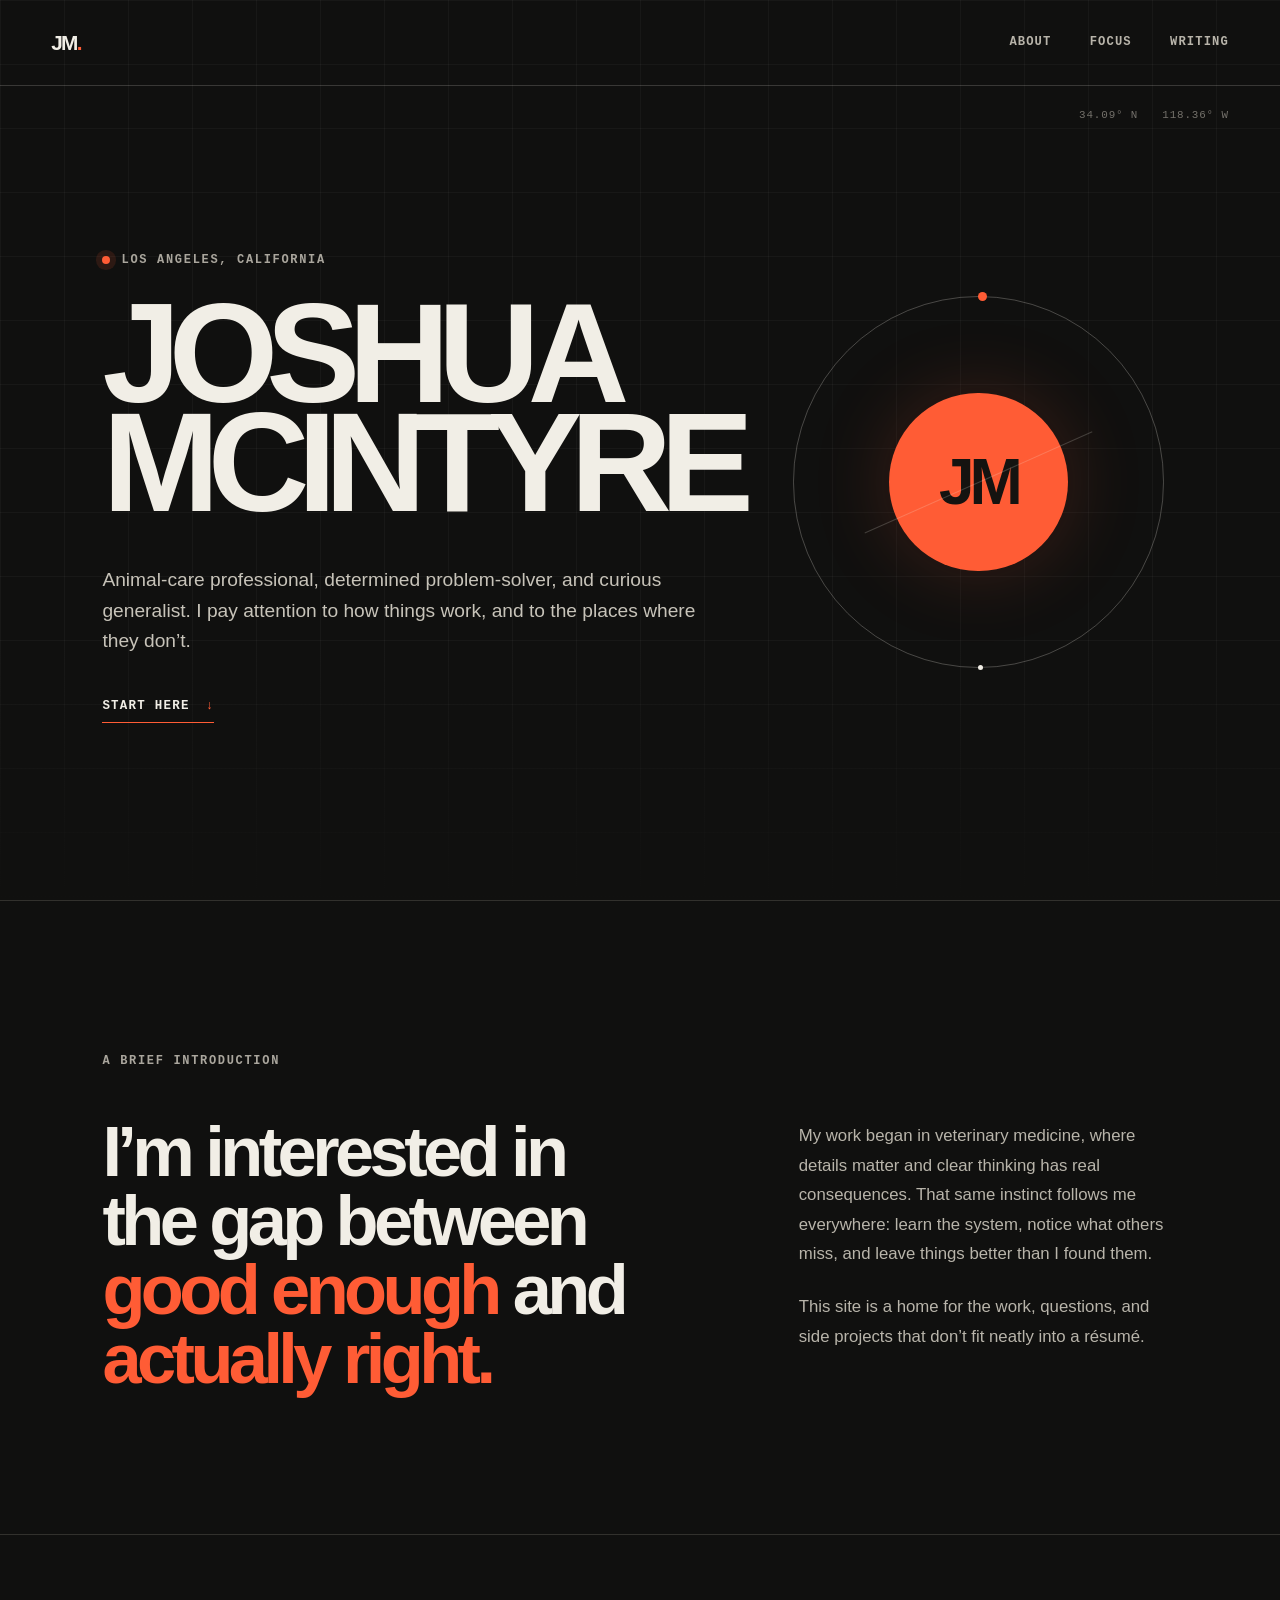
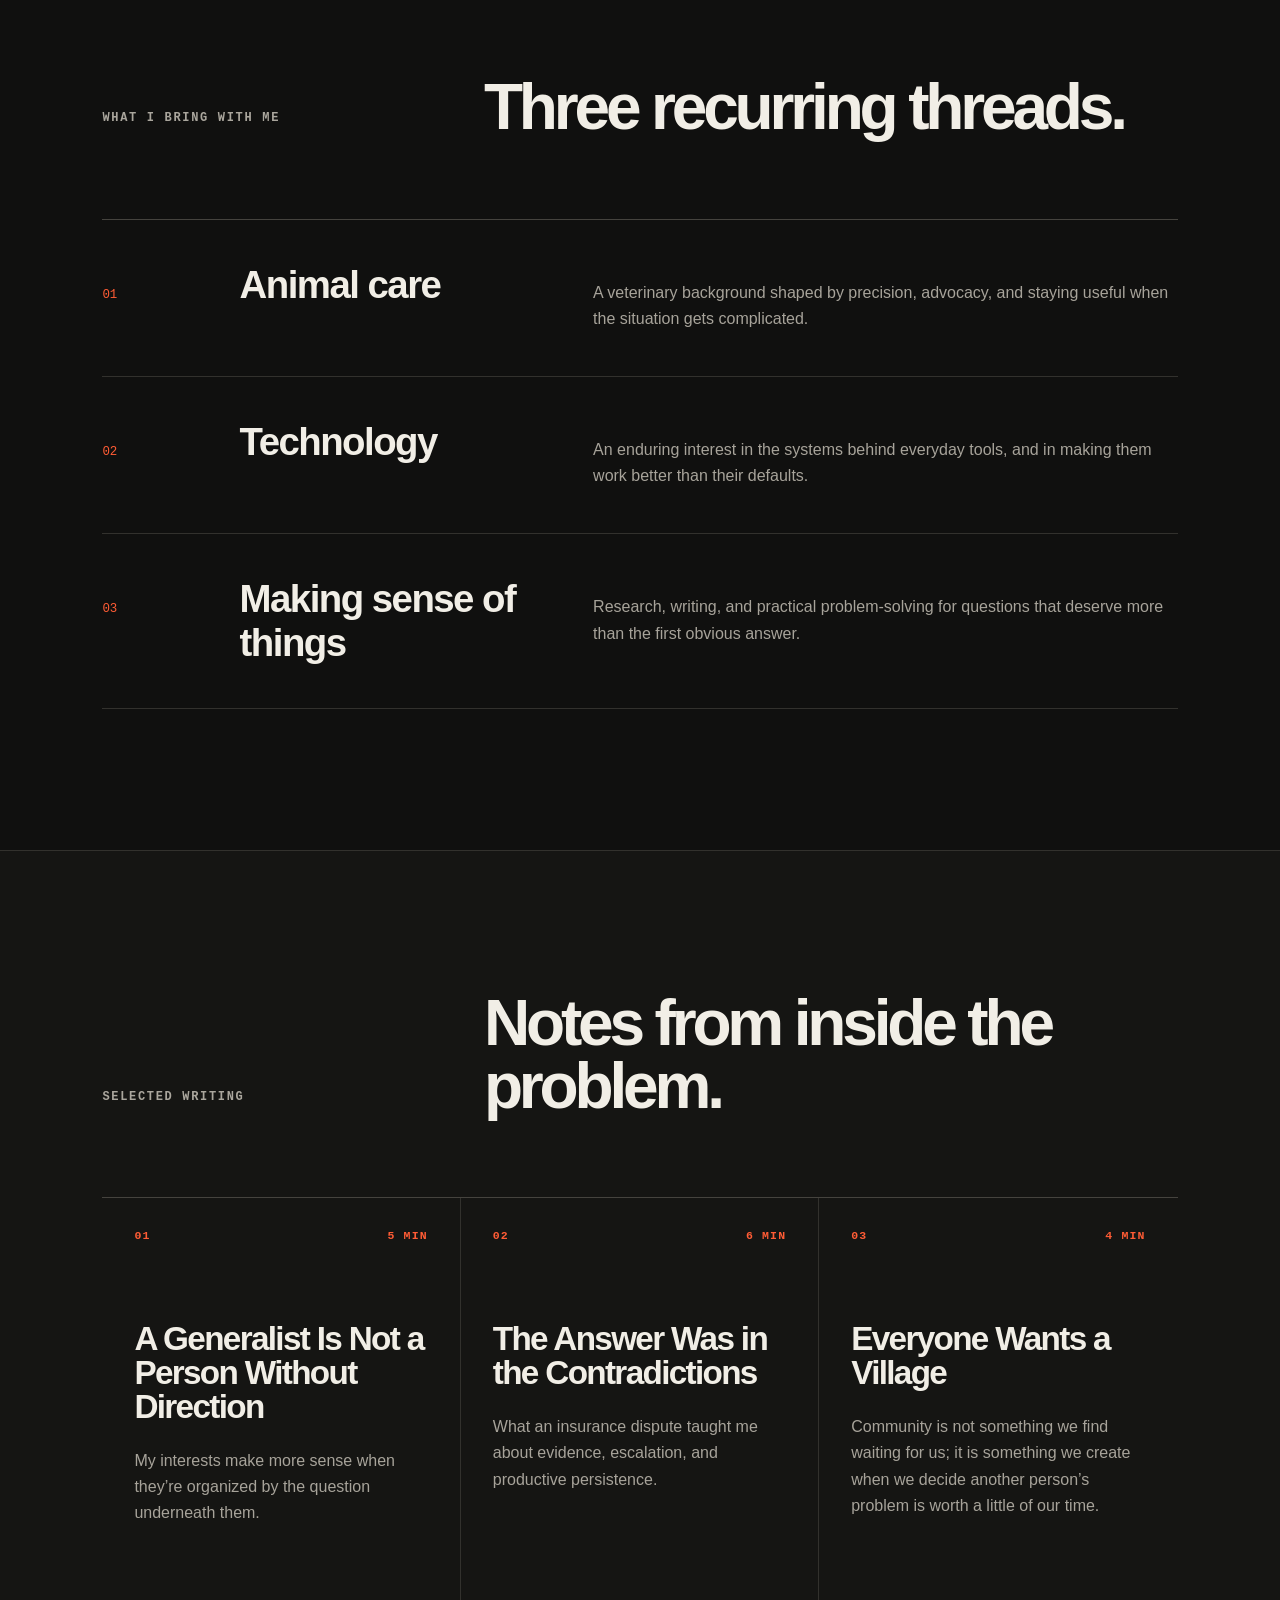
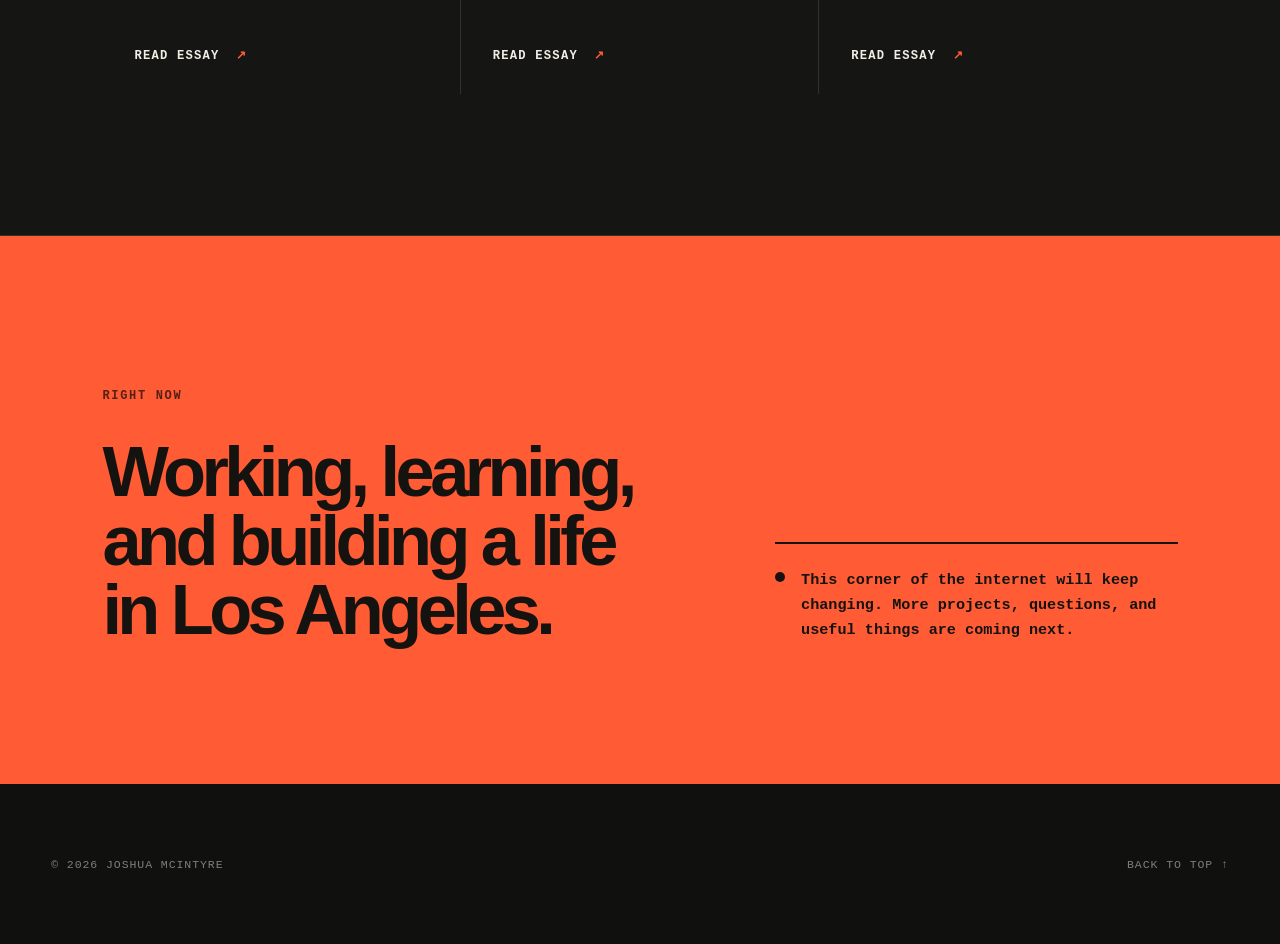
<file: index.html>
<!DOCTYPE html><html lang="en" class="scroll-smooth"><head><meta charSet="utf-8"/><meta name="viewport" content="width=device-width, initial-scale=1"/><title>Joshua McIntyre | Los Angeles</title><meta name="description" content="Joshua McIntyre is an animal-care professional, problem-solver, and curious generalist based in Los Angeles."/>
<link rel="stylesheet" href="/portfolio.css"><link rel="icon" href="/portfolio-icon.svg"></head><body class="antialiased"><main><header class="site-header"><a class="wordmark" href="#top" aria-label="Joshua McIntyre, home">JM<span>.</span></a><nav aria-label="Primary navigation"><a href="#about">About</a><a href="#focus">Focus</a><a href="#writing">Writing</a></nav></header><section class="hero" id="top"><div class="hero-index" aria-hidden="true"><span>34.09° N</span><span>118.36° W</span></div><div class="hero-copy"><p class="eyebrow"><span></span> Los Angeles, California</p><h1>Joshua<br/>McIntyre</h1><p class="intro">Animal-care professional, determined problem-solver, and curious generalist. I pay attention to how things work, and to the places where they don’t.</p><a class="down-link" href="#about">Start here <span aria-hidden="true">↓</span></a></div><div class="orbit" aria-hidden="true"><div class="orbit-ring"></div><div class="orbit-core">JM</div><span class="orbit-dot"></span></div></section><section class="about section" id="about"><p class="section-label">A brief introduction</p><div class="about-grid"><h2>I’m interested in the gap between <em>good enough</em> and <em>actually right.</em></h2><div class="body-copy"><p>My work began in veterinary medicine, where details matter and clear thinking has real consequences. That same instinct follows me everywhere: learn the system, notice what others miss, and leave things better than I found them.</p><p>This site is a home for the work, questions, and side projects that don’t fit neatly into a résumé.</p></div></div></section><section class="focus section" id="focus"><div class="section-heading"><p class="section-label">What I bring with me</p><h2>Three recurring threads.</h2></div><div class="focus-list"><article class="focus-item"><span class="focus-number">01</span><h3>Animal care</h3><p>A veterinary background shaped by precision, advocacy, and staying useful when the situation gets complicated.</p></article><article class="focus-item"><span class="focus-number">02</span><h3>Technology</h3><p>An enduring interest in the systems behind everyday tools, and in making them work better than their defaults.</p></article><article class="focus-item"><span class="focus-number">03</span><h3>Making sense of things</h3><p>Research, writing, and practical problem-solving for questions that deserve more than the first obvious answer.</p></article></div></section><section class="writing section" id="writing"><div class="section-heading"><p class="section-label">Selected writing</p><h2>Notes from inside the problem.</h2></div><div class="writing-grid"><a class="writing-card" href="/writing/a-generalist-is-not-a-person-without-direction"><div class="writing-meta"><span>01</span><span>5 min</span></div><h3>A Generalist Is Not a Person Without Direction</h3><p>My interests make more sense when they’re organized by the question underneath them.</p><span class="read-link">Read essay <b aria-hidden="true">↗</b></span></a><a class="writing-card" href="/writing/the-answer-was-in-the-contradictions"><div class="writing-meta"><span>02</span><span>6 min</span></div><h3>The Answer Was in the Contradictions</h3><p>What an insurance dispute taught me about evidence, escalation, and productive persistence.</p><span class="read-link">Read essay <b aria-hidden="true">↗</b></span></a><a class="writing-card" href="/writing/everyone-wants-a-village"><div class="writing-meta"><span>03</span><span>4 min</span></div><h3>Everyone Wants a Village</h3><p>Community is not something we find waiting for us; it is something we create when we decide another person’s problem is worth a little of our time.</p><span class="read-link">Read essay <b aria-hidden="true">↗</b></span></a></div></section><section class="now section" id="now"><div><p class="section-label">Right now</p><h2>Working, learning, and building a life in Los Angeles.</h2></div><div class="now-card"><span class="status-dot" aria-hidden="true"></span><p>This corner of the internet will keep changing. More projects, questions, and useful things are coming next.</p></div></section><footer><p>© <!-- -->2026<!-- --> Joshua McIntyre</p><div class="footer-links"><a href="#top">Back to top ↑</a></div></footer></main></body></html>
</file>
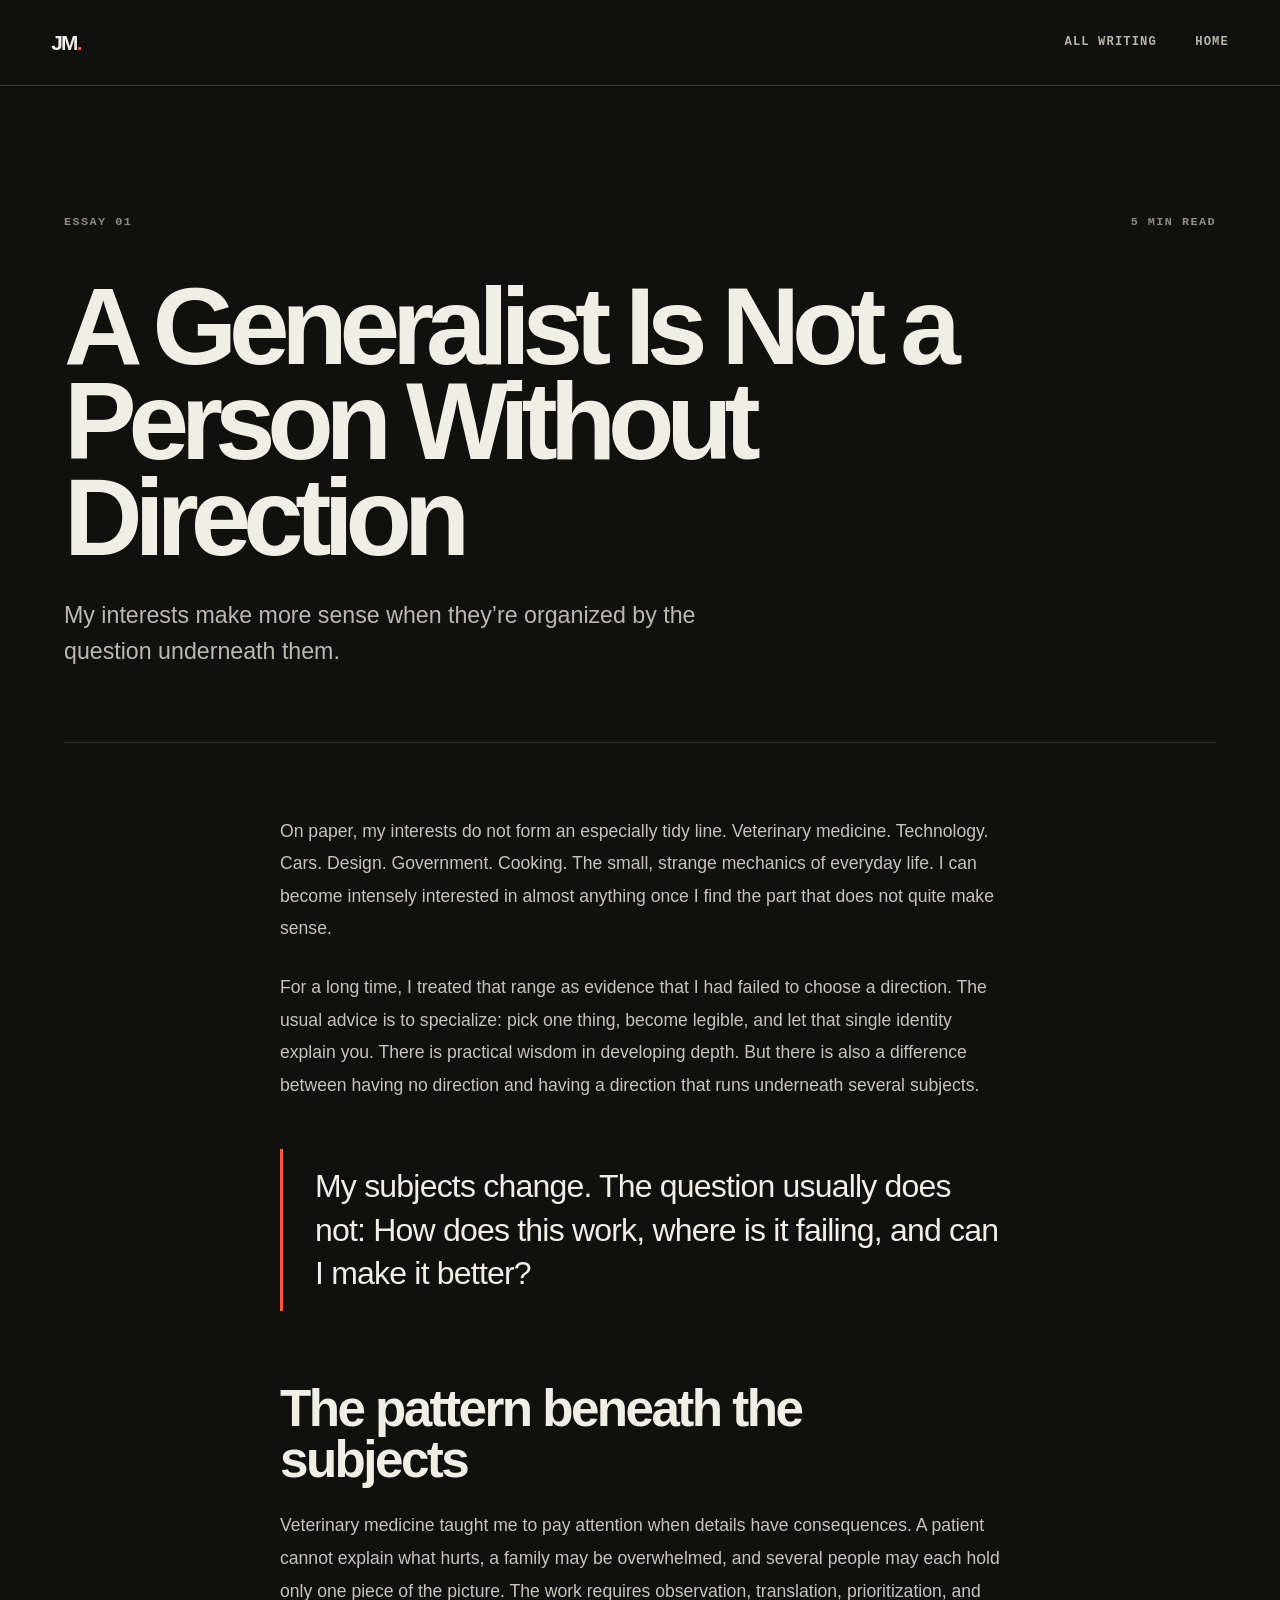
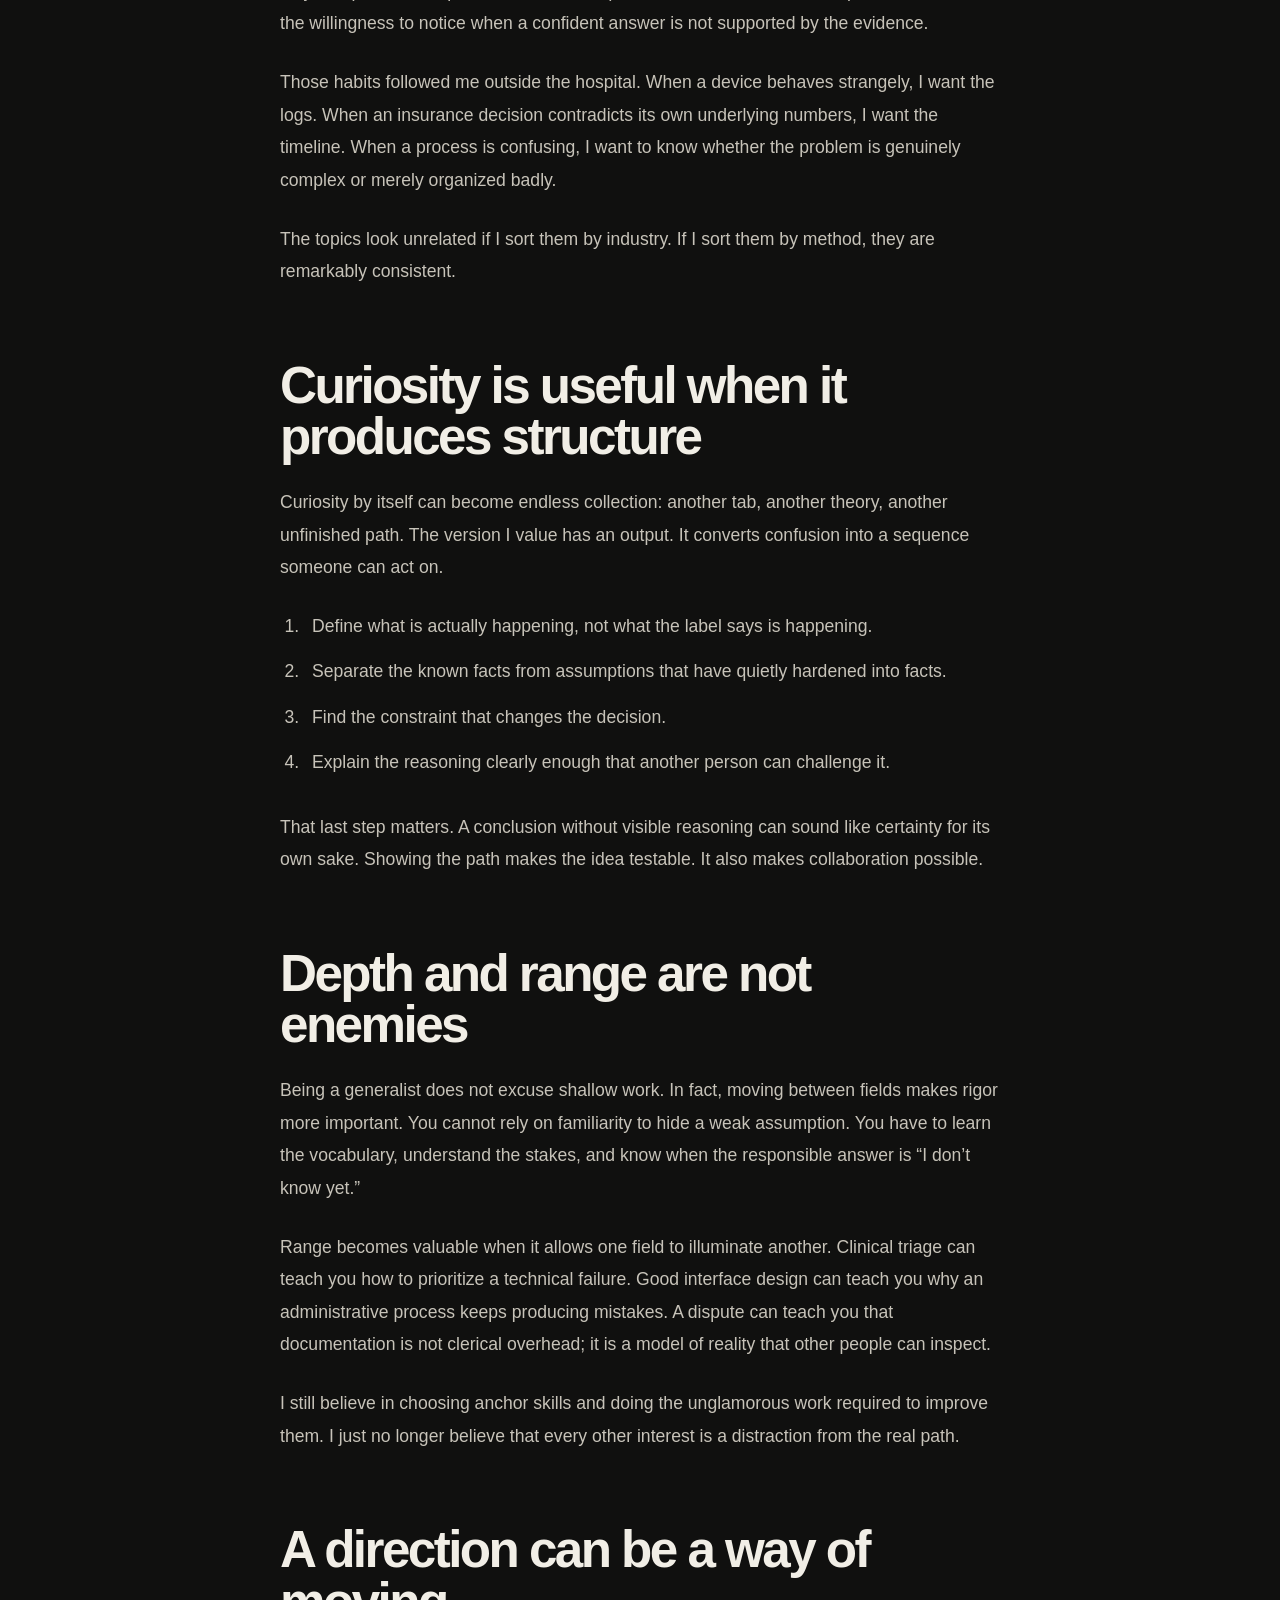
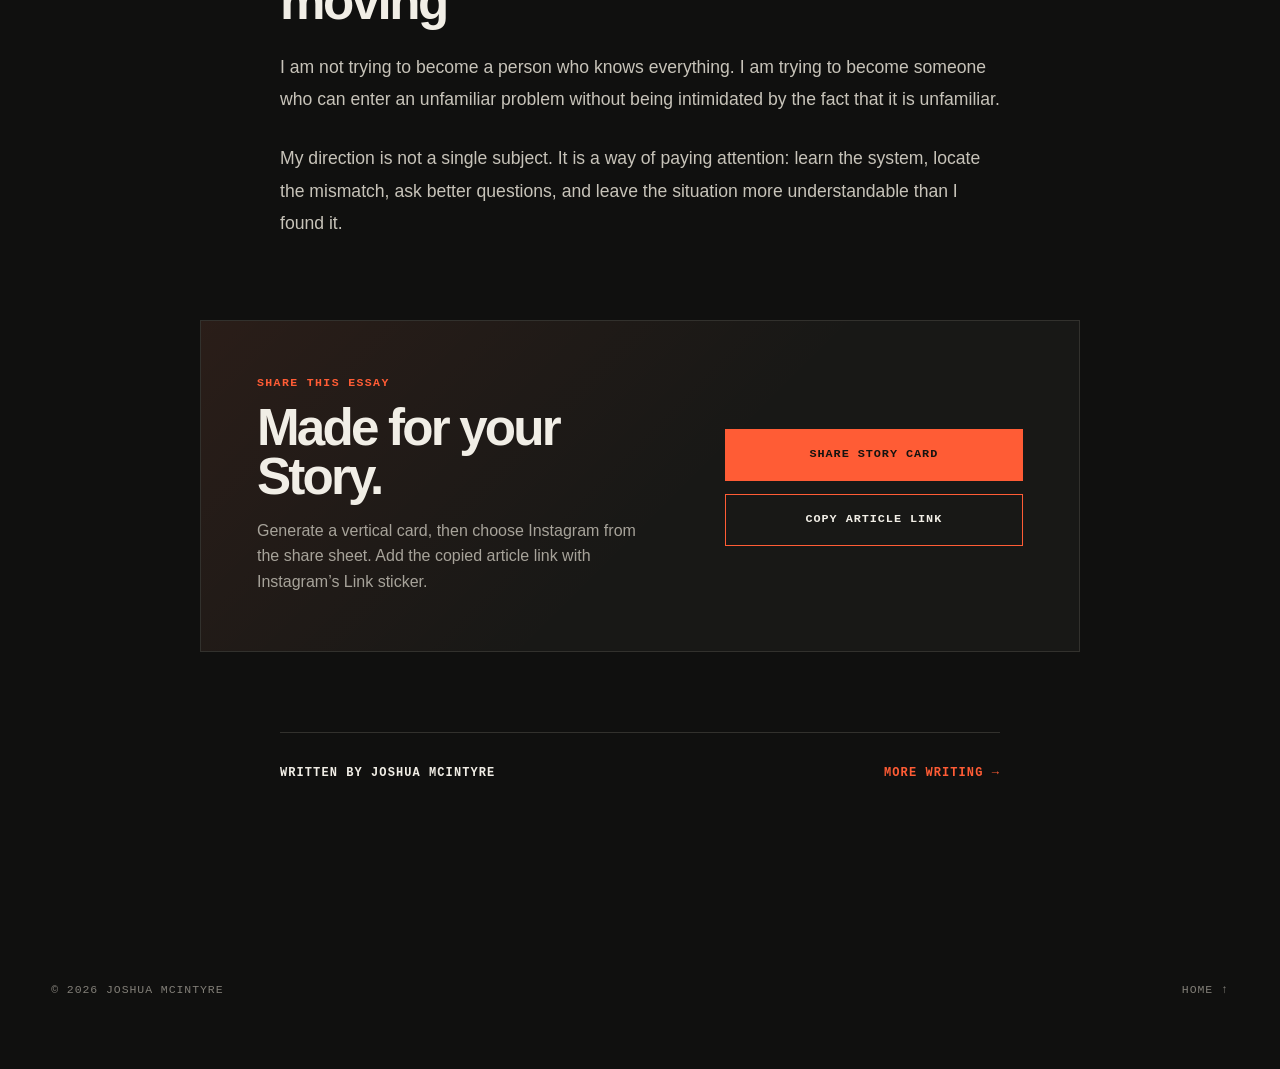
<file: writing/a-generalist-is-not-a-person-without-direction/index.html>
<!DOCTYPE html><html lang="en" class="scroll-smooth"><head><meta charSet="utf-8"/><meta name="viewport" content="width=device-width, initial-scale=1"/><title>A Generalist Is Not a Person Without Direction | Joshua McIntyre</title><meta name="description" content="On curiosity, connecting systems, and the question underneath seemingly unrelated interests."/>
<link rel="stylesheet" href="/portfolio.css"><link rel="icon" href="/portfolio-icon.svg"></head><body class="antialiased"><main class="article-header"><header class="site-header"><a class="wordmark" href="/" aria-label="Joshua McIntyre, home">JM<span>.</span></a><nav aria-label="Article navigation"><a href="/#writing">All writing</a><a href="/">Home</a></nav></header><article class="article-shell"><div class="article-kicker"><span>Essay <!-- -->01</span><span>5 min<!-- --> read</span></div><h1 class="article-title">A Generalist Is Not a Person Without Direction</h1><p class="article-dek">My interests make more sense when they’re organized by the question underneath them.</p><div class="article-rule"></div><div class="article-body"><p>On paper, my interests do not form an especially tidy line. Veterinary medicine. Technology. Cars. Design. Government. Cooking. The small, strange mechanics of everyday life. I can become intensely interested in almost anything once I find the part that does not quite make sense.</p><p>For a long time, I treated that range as evidence that I had failed to choose a direction. The usual advice is to specialize: pick one thing, become legible, and let that single identity explain you. There is practical wisdom in developing depth. But there is also a difference between having no direction and having a direction that runs underneath several subjects.</p><blockquote>My subjects change. The question usually does not: How does this work, where is it failing, and can I make it better?</blockquote><h2>The pattern beneath the subjects</h2><p>Veterinary medicine taught me to pay attention when details have consequences. A patient cannot explain what hurts, a family may be overwhelmed, and several people may each hold only one piece of the picture. The work requires observation, translation, prioritization, and the willingness to notice when a confident answer is not supported by the evidence.</p><p>Those habits followed me outside the hospital. When a device behaves strangely, I want the logs. When an insurance decision contradicts its own underlying numbers, I want the timeline. When a process is confusing, I want to know whether the problem is genuinely complex or merely organized badly.</p><p>The topics look unrelated if I sort them by industry. If I sort them by method, they are remarkably consistent.</p><h2>Curiosity is useful when it produces structure</h2><p>Curiosity by itself can become endless collection: another tab, another theory, another unfinished path. The version I value has an output. It converts confusion into a sequence someone can act on.</p><ol><li>Define what is actually happening, not what the label says is happening.</li><li>Separate the known facts from assumptions that have quietly hardened into facts.</li><li>Find the constraint that changes the decision.</li><li>Explain the reasoning clearly enough that another person can challenge it.</li></ol><p>That last step matters. A conclusion without visible reasoning can sound like certainty for its own sake. Showing the path makes the idea testable. It also makes collaboration possible.</p><h2>Depth and range are not enemies</h2><p>Being a generalist does not excuse shallow work. In fact, moving between fields makes rigor more important. You cannot rely on familiarity to hide a weak assumption. You have to learn the vocabulary, understand the stakes, and know when the responsible answer is “I don’t know yet.”</p><p>Range becomes valuable when it allows one field to illuminate another. Clinical triage can teach you how to prioritize a technical failure. Good interface design can teach you why an administrative process keeps producing mistakes. A dispute can teach you that documentation is not clerical overhead; it is a model of reality that other people can inspect.</p><p>I still believe in choosing anchor skills and doing the unglamorous work required to improve them. I just no longer believe that every other interest is a distraction from the real path.</p><h2>A direction can be a way of moving</h2><p>I am not trying to become a person who knows everything. I am trying to become someone who can enter an unfamiliar problem without being intimidated by the fact that it is unfamiliar.</p><p>My direction is not a single subject. It is a way of paying attention: learn the system, locate the mismatch, ask better questions, and leave the situation more understandable than I found it.</p></div><section class="article-share" aria-labelledby="share-heading"><div><p class="article-share-label">Share this essay</p><h2 id="share-heading">Made for your Story.</h2><p>Generate a vertical card, then choose Instagram from the share sheet. Add the copied article link with Instagram’s Link sticker.</p></div><div class="article-share-actions"><button class="story-button" type="button">Share Story card</button><button class="copy-button" type="button">Copy article link</button><p class="share-status" role="status" aria-live="polite"></p></div></section><div class="article-end"><span>Written by Joshua McIntyre</span><a href="/#writing">More writing →</a></div></article><footer><p>© <!-- -->2026<!-- --> Joshua McIntyre</p><div class="footer-links"><a href="/">Home ↑</a></div></footer></main><script src="/story.js" defer></script></body></html>
</file>
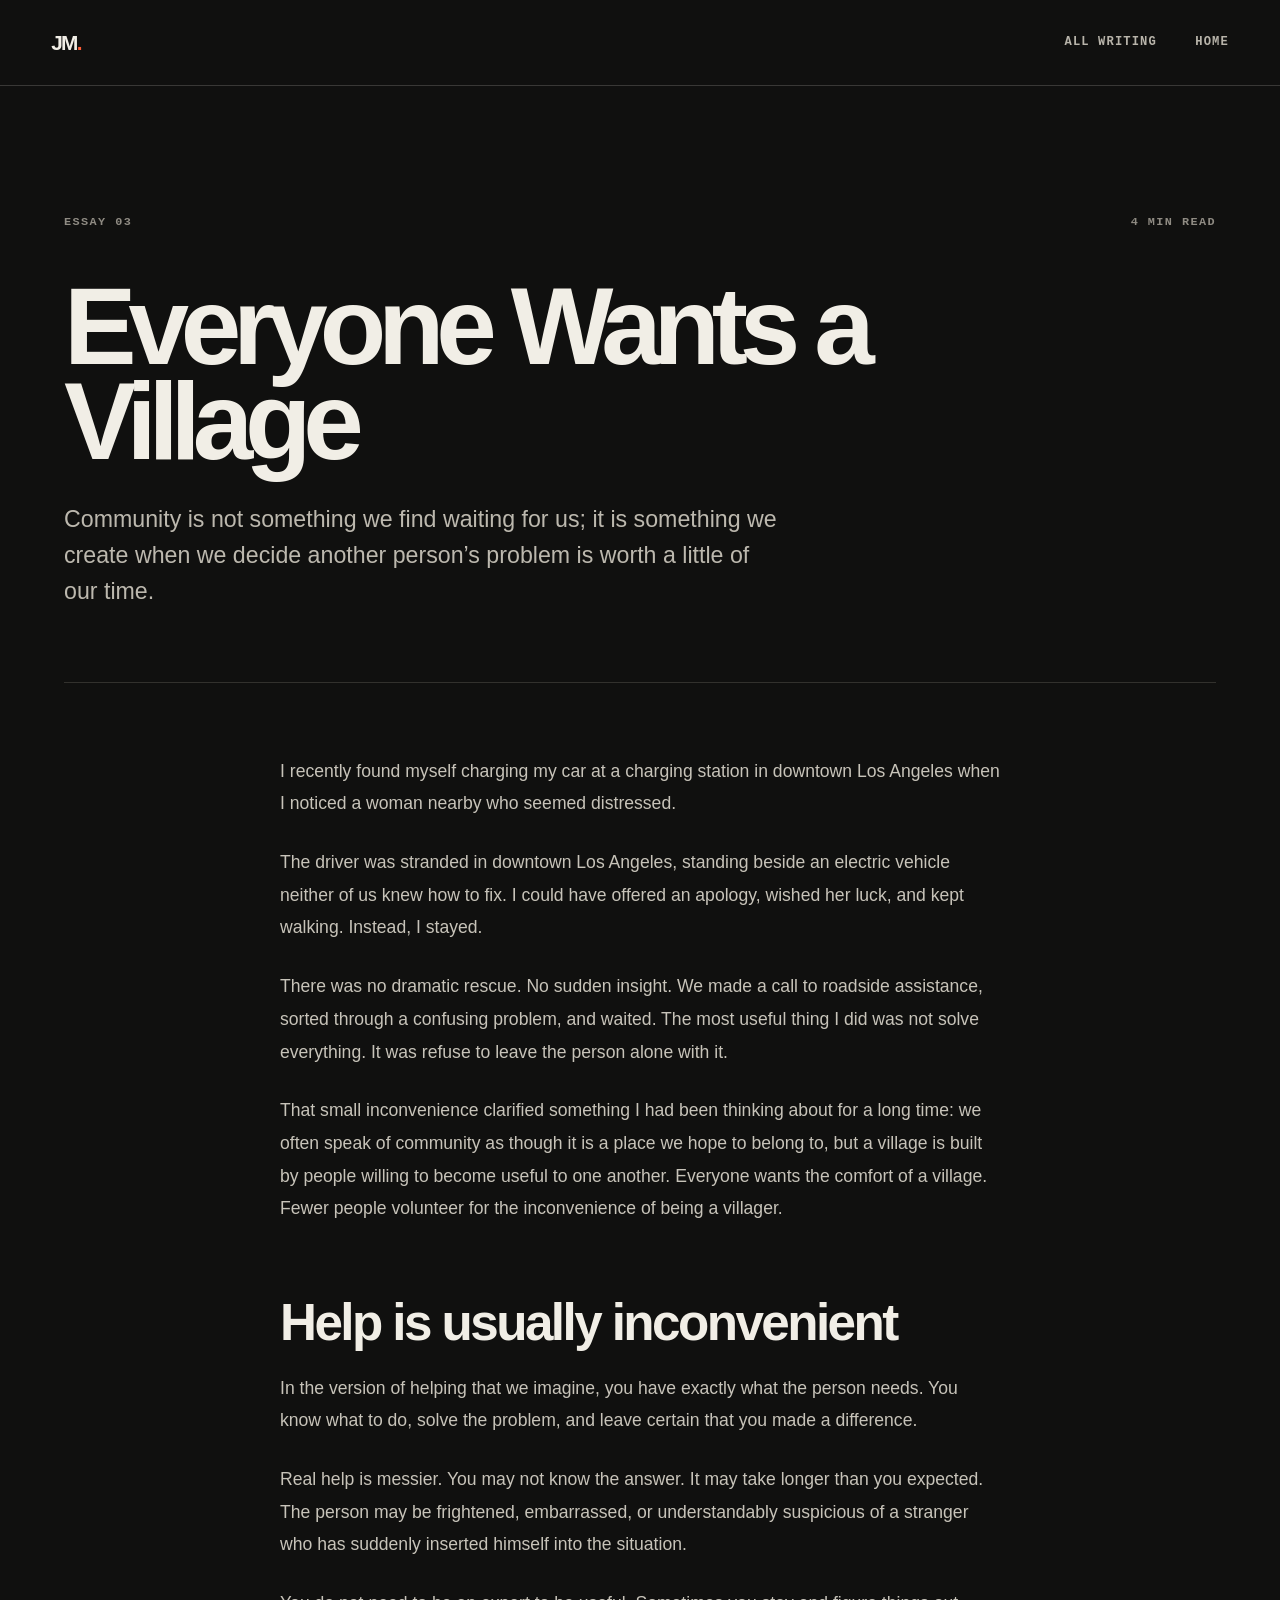
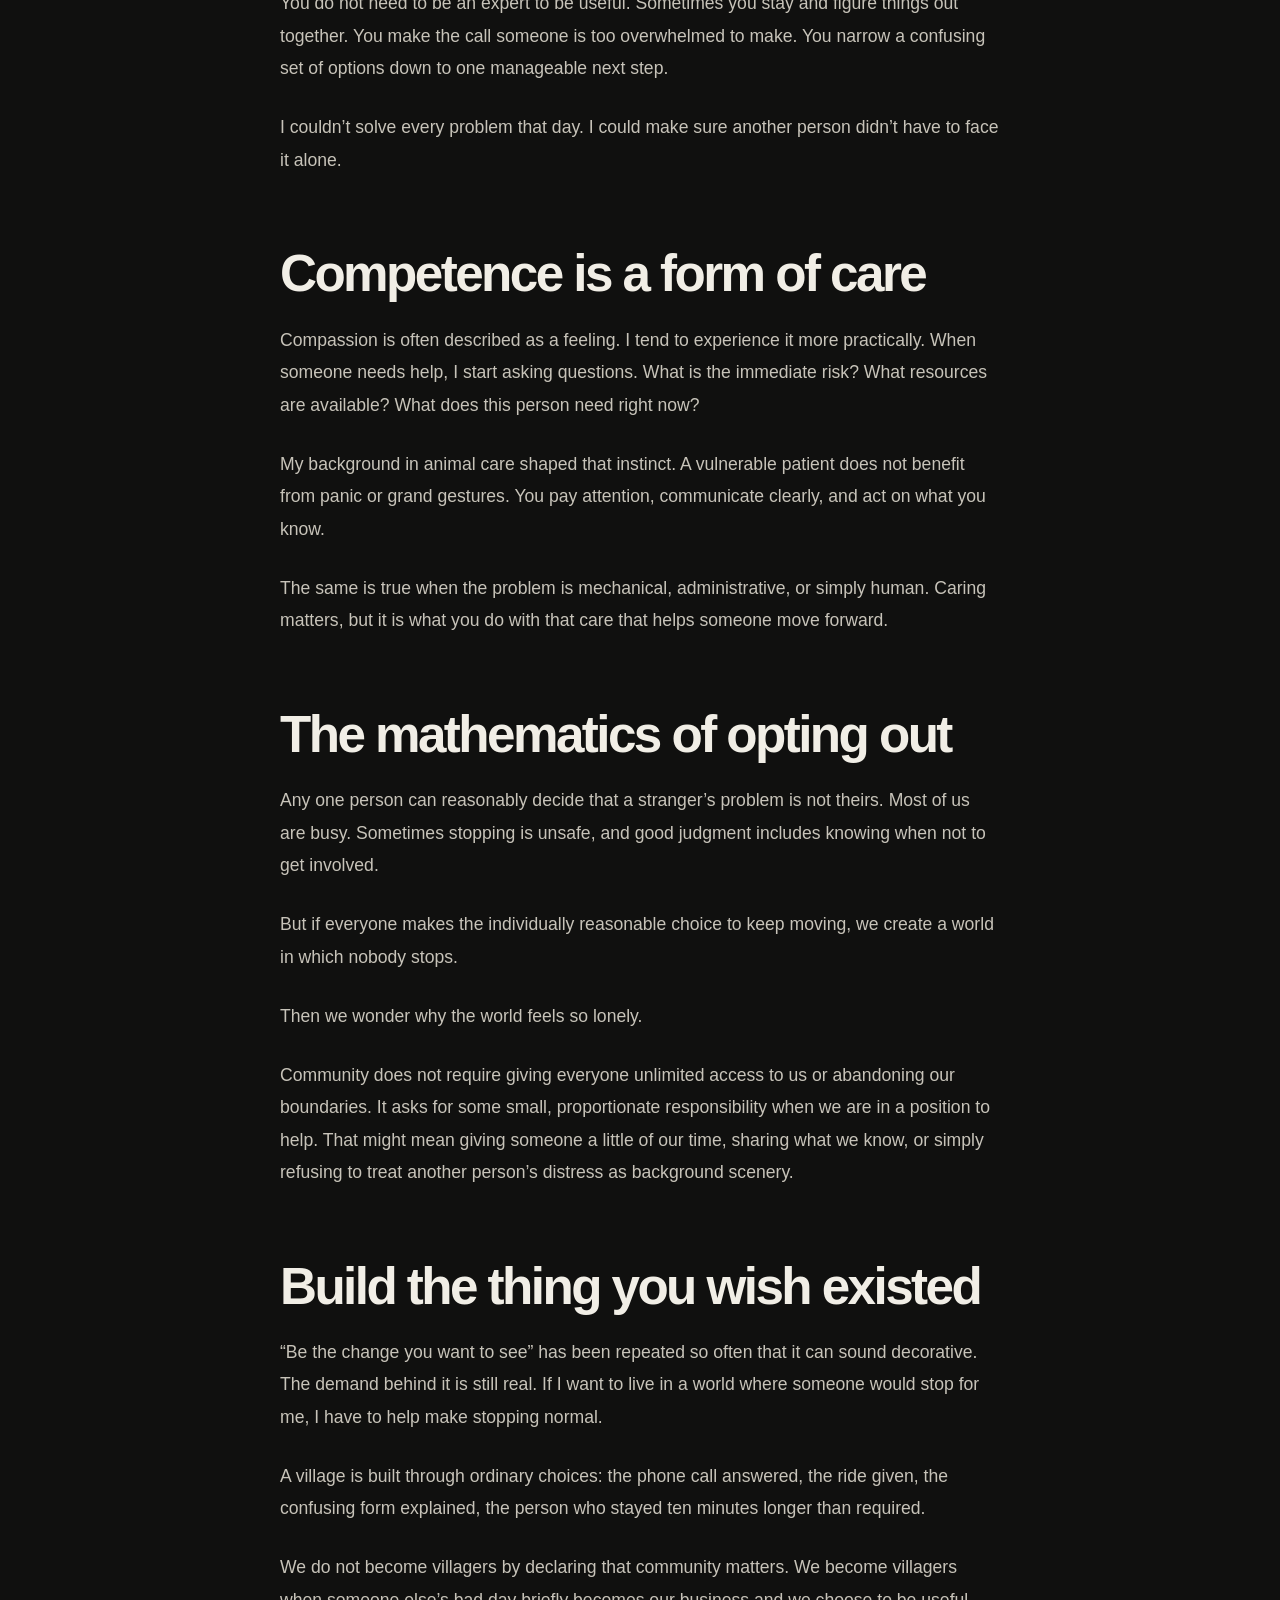
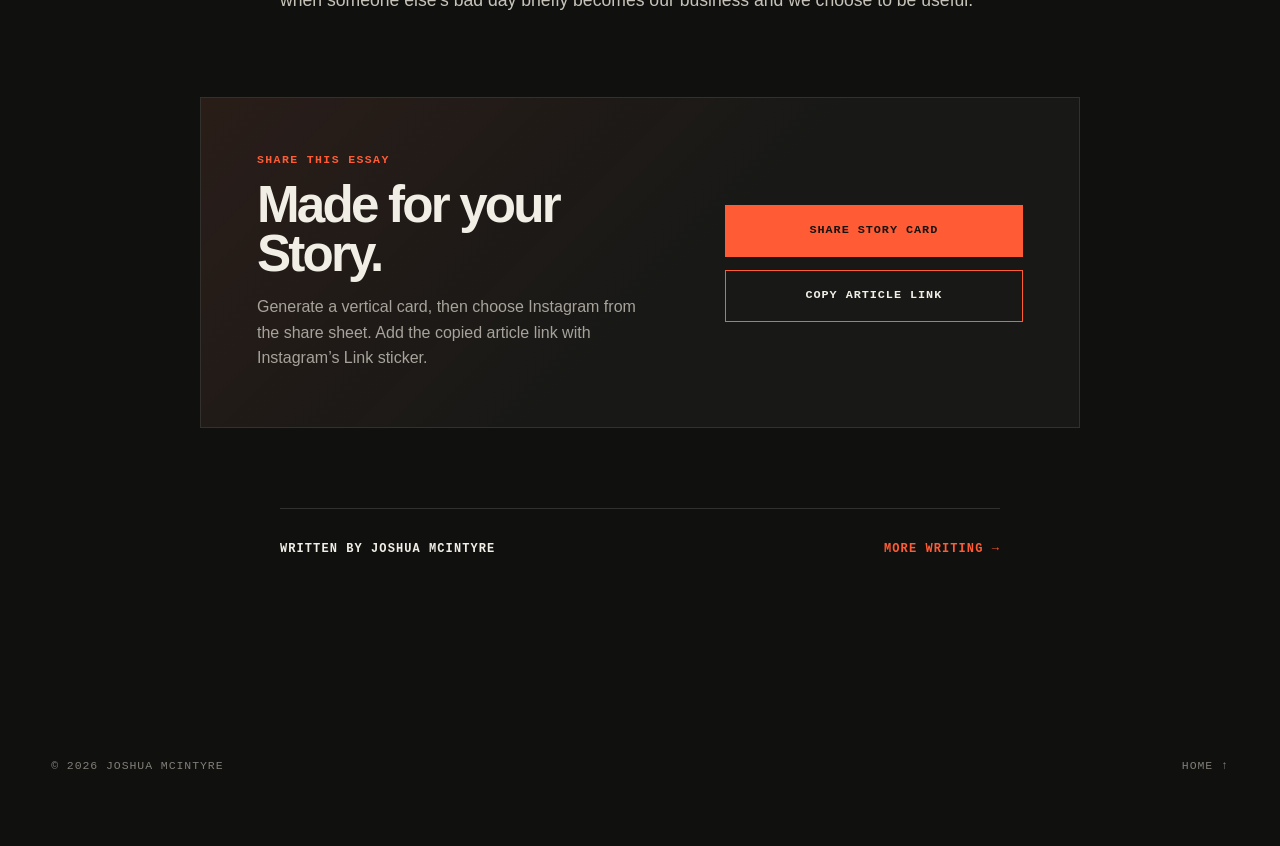
<file: writing/everyone-wants-a-village/index.html>
<!DOCTYPE html><html lang="en" class="scroll-smooth"><head><meta charSet="utf-8"/><meta name="viewport" content="width=device-width, initial-scale=1"/><title>Everyone Wants a Village | Joshua McIntyre</title><meta name="description" content="Community is not something we find waiting for us; it is something we create when we decide another person’s problem is worth a little of our time."/>
<link rel="stylesheet" href="/portfolio.css"><link rel="icon" href="/portfolio-icon.svg"></head><body class="antialiased"><main class="article-header"><header class="site-header"><a class="wordmark" href="/" aria-label="Joshua McIntyre, home">JM<span>.</span></a><nav aria-label="Article navigation"><a href="/#writing">All writing</a><a href="/">Home</a></nav></header><article class="article-shell"><div class="article-kicker"><span>Essay <!-- -->03</span><span>4 min<!-- --> read</span></div><h1 class="article-title">Everyone Wants a Village</h1><p class="article-dek">Community is not something we find waiting for us; it is something we create when we decide another person’s problem is worth a little of our time.</p><div class="article-rule"></div><div class="article-body"><p>I recently found myself charging my car at a charging station in downtown Los Angeles when I noticed a woman nearby who seemed distressed.</p><p>The driver was stranded in downtown Los Angeles, standing beside an electric vehicle neither of us knew how to fix. I could have offered an apology, wished her luck, and kept walking. Instead, I stayed.</p><p>There was no dramatic rescue. No sudden insight. We made a call to roadside assistance, sorted through a confusing problem, and waited. The most useful thing I did was not solve everything. It was refuse to leave the person alone with it.</p><p>That small inconvenience clarified something I had been thinking about for a long time: we often speak of community as though it is a place we hope to belong to, but a village is built by people willing to become useful to one another. Everyone wants the comfort of a village. Fewer people volunteer for the inconvenience of being a villager.</p><h2>Help is usually inconvenient</h2><p>In the version of helping that we imagine, you have exactly what the person needs. You know what to do, solve the problem, and leave certain that you made a difference.</p><p>Real help is messier. You may not know the answer. It may take longer than you expected. The person may be frightened, embarrassed, or understandably suspicious of a stranger who has suddenly inserted himself into the situation.</p><p>You do not need to be an expert to be useful. Sometimes you stay and figure things out together. You make the call someone is too overwhelmed to make. You narrow a confusing set of options down to one manageable next step.</p><p>I couldn’t solve every problem that day. I could make sure another person didn’t have to face it alone.</p><h2>Competence is a form of care</h2><p>Compassion is often described as a feeling. I tend to experience it more practically. When someone needs help, I start asking questions. What is the immediate risk? What resources are available? What does this person need right now?</p><p>My background in animal care shaped that instinct. A vulnerable patient does not benefit from panic or grand gestures. You pay attention, communicate clearly, and act on what you know.</p><p>The same is true when the problem is mechanical, administrative, or simply human. Caring matters, but it is what you do with that care that helps someone move forward.</p><h2>The mathematics of opting out</h2><p>Any one person can reasonably decide that a stranger’s problem is not theirs. Most of us are busy. Sometimes stopping is unsafe, and good judgment includes knowing when not to get involved.</p><p>But if everyone makes the individually reasonable choice to keep moving, we create a world in which nobody stops.</p><p>Then we wonder why the world feels so lonely.</p><p>Community does not require giving everyone unlimited access to us or abandoning our boundaries. It asks for some small, proportionate responsibility when we are in a position to help. That might mean giving someone a little of our time, sharing what we know, or simply refusing to treat another person’s distress as background scenery.</p><h2>Build the thing you wish existed</h2><p>“Be the change you want to see” has been repeated so often that it can sound decorative. The demand behind it is still real. If I want to live in a world where someone would stop for me, I have to help make stopping normal.</p><p>A village is built through ordinary choices: the phone call answered, the ride given, the confusing form explained, the person who stayed ten minutes longer than required.</p><p>We do not become villagers by declaring that community matters. We become villagers when someone else’s bad day briefly becomes our business and we choose to be useful.</p></div><section class="article-share" aria-labelledby="share-heading"><div><p class="article-share-label">Share this essay</p><h2 id="share-heading">Made for your Story.</h2><p>Generate a vertical card, then choose Instagram from the share sheet. Add the copied article link with Instagram’s Link sticker.</p></div><div class="article-share-actions"><button class="story-button" type="button">Share Story card</button><button class="copy-button" type="button">Copy article link</button><p class="share-status" role="status" aria-live="polite"></p></div></section><div class="article-end"><span>Written by Joshua McIntyre</span><a href="/#writing">More writing →</a></div></article><footer><p>© <!-- -->2026<!-- --> Joshua McIntyre</p><div class="footer-links"><a href="/">Home ↑</a></div></footer></main><script src="/story.js" defer></script></body></html>
</file>
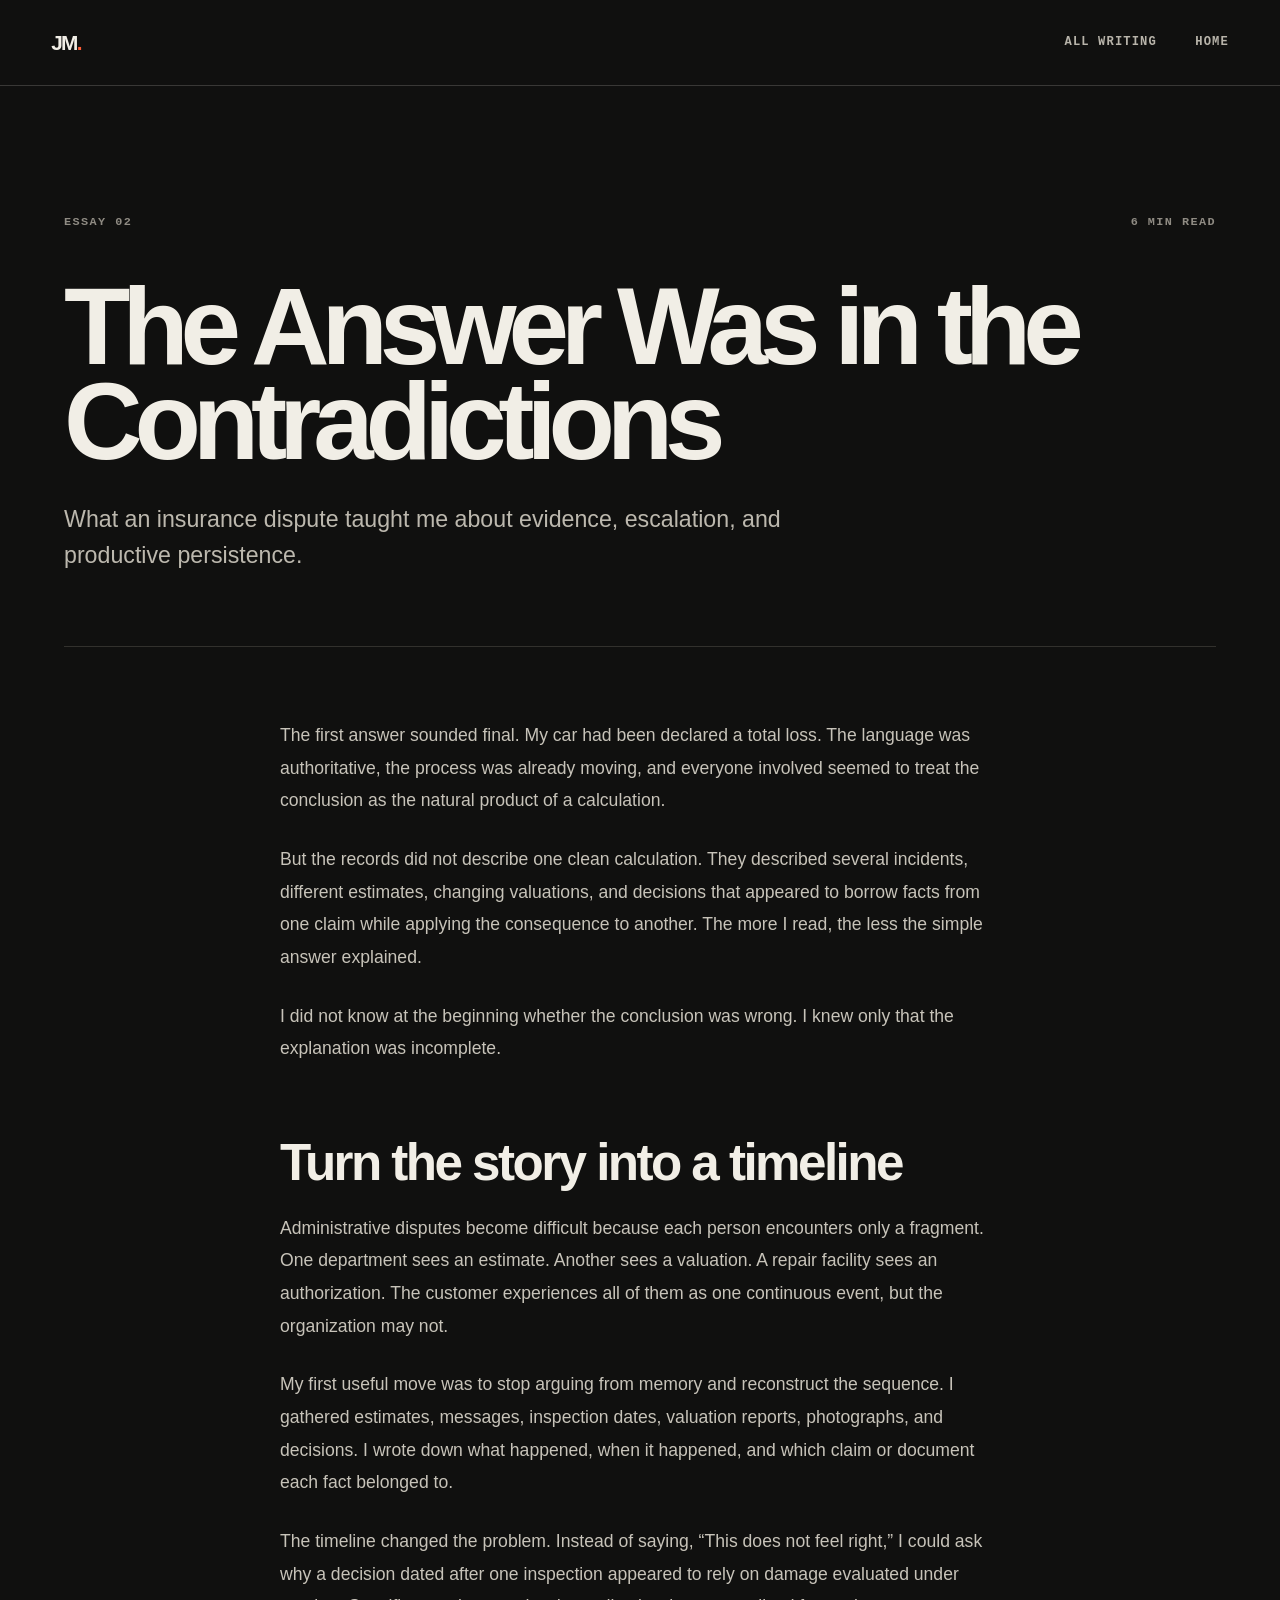
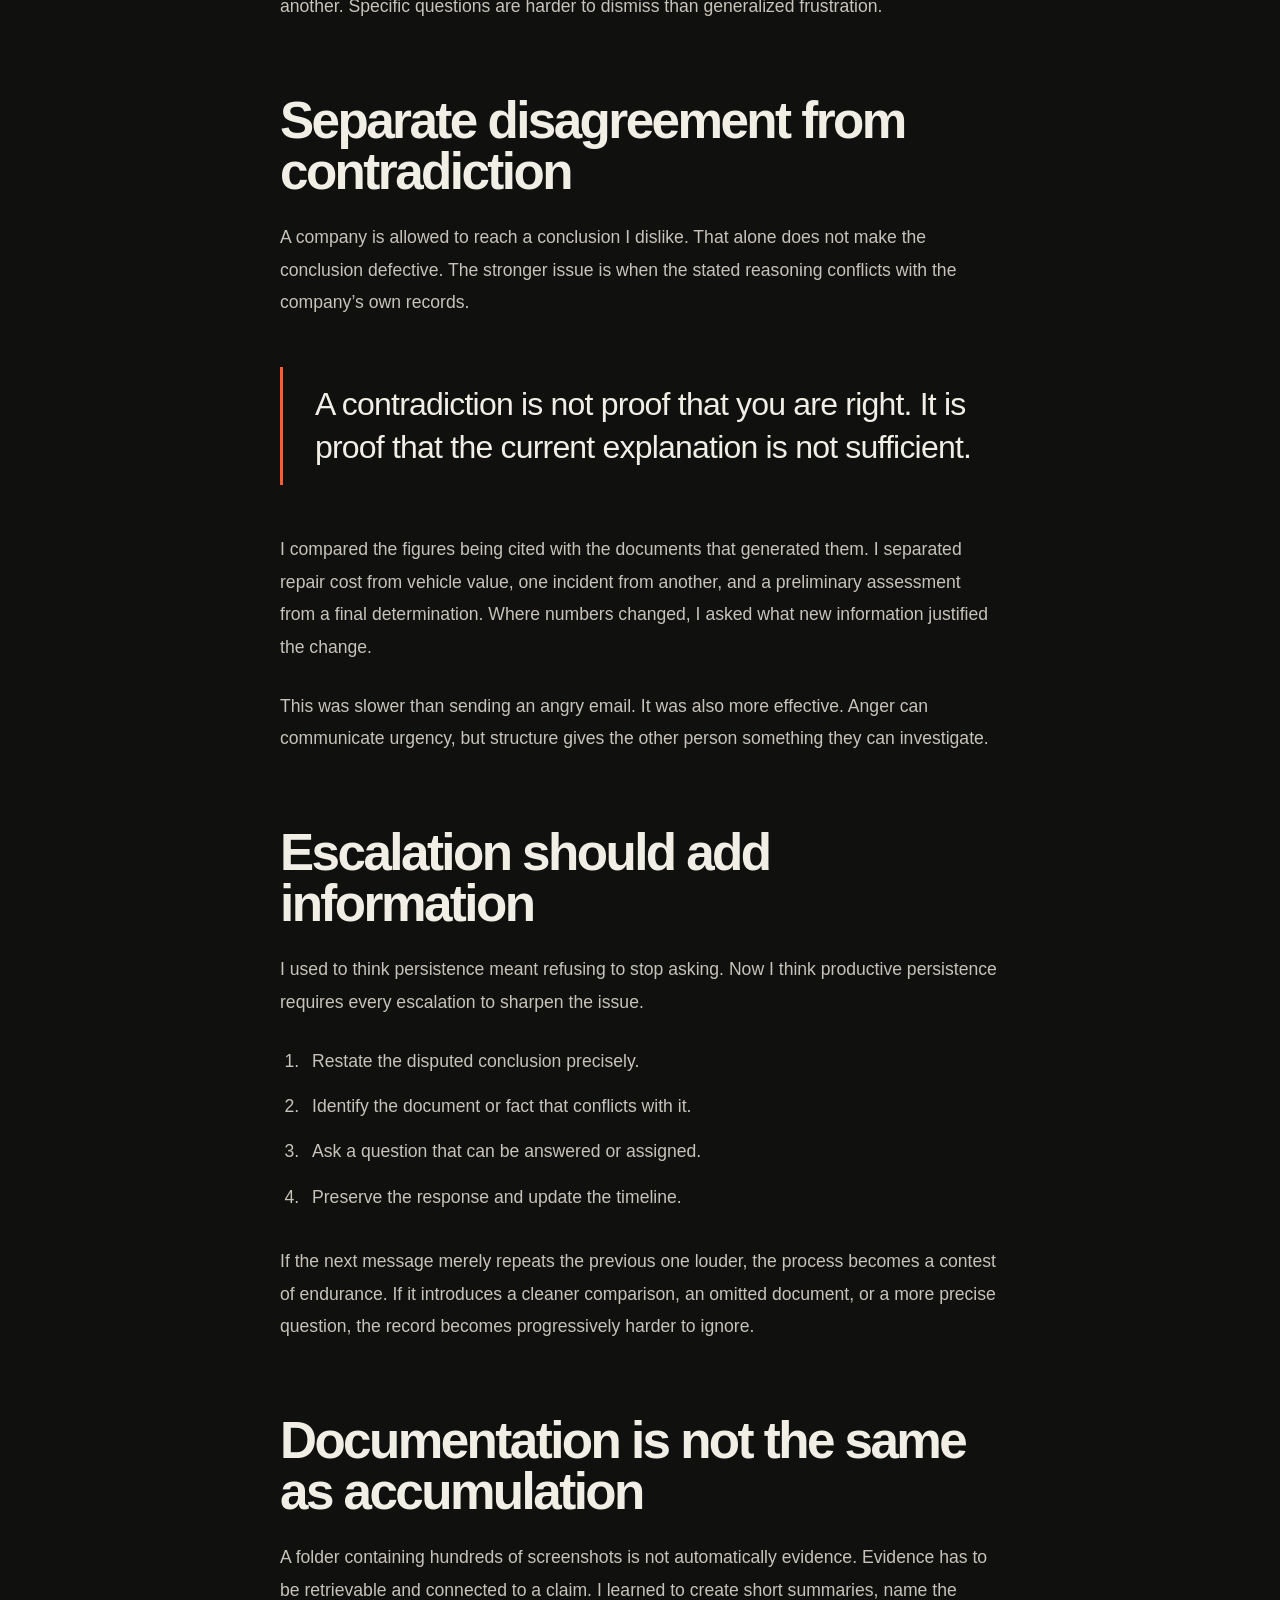
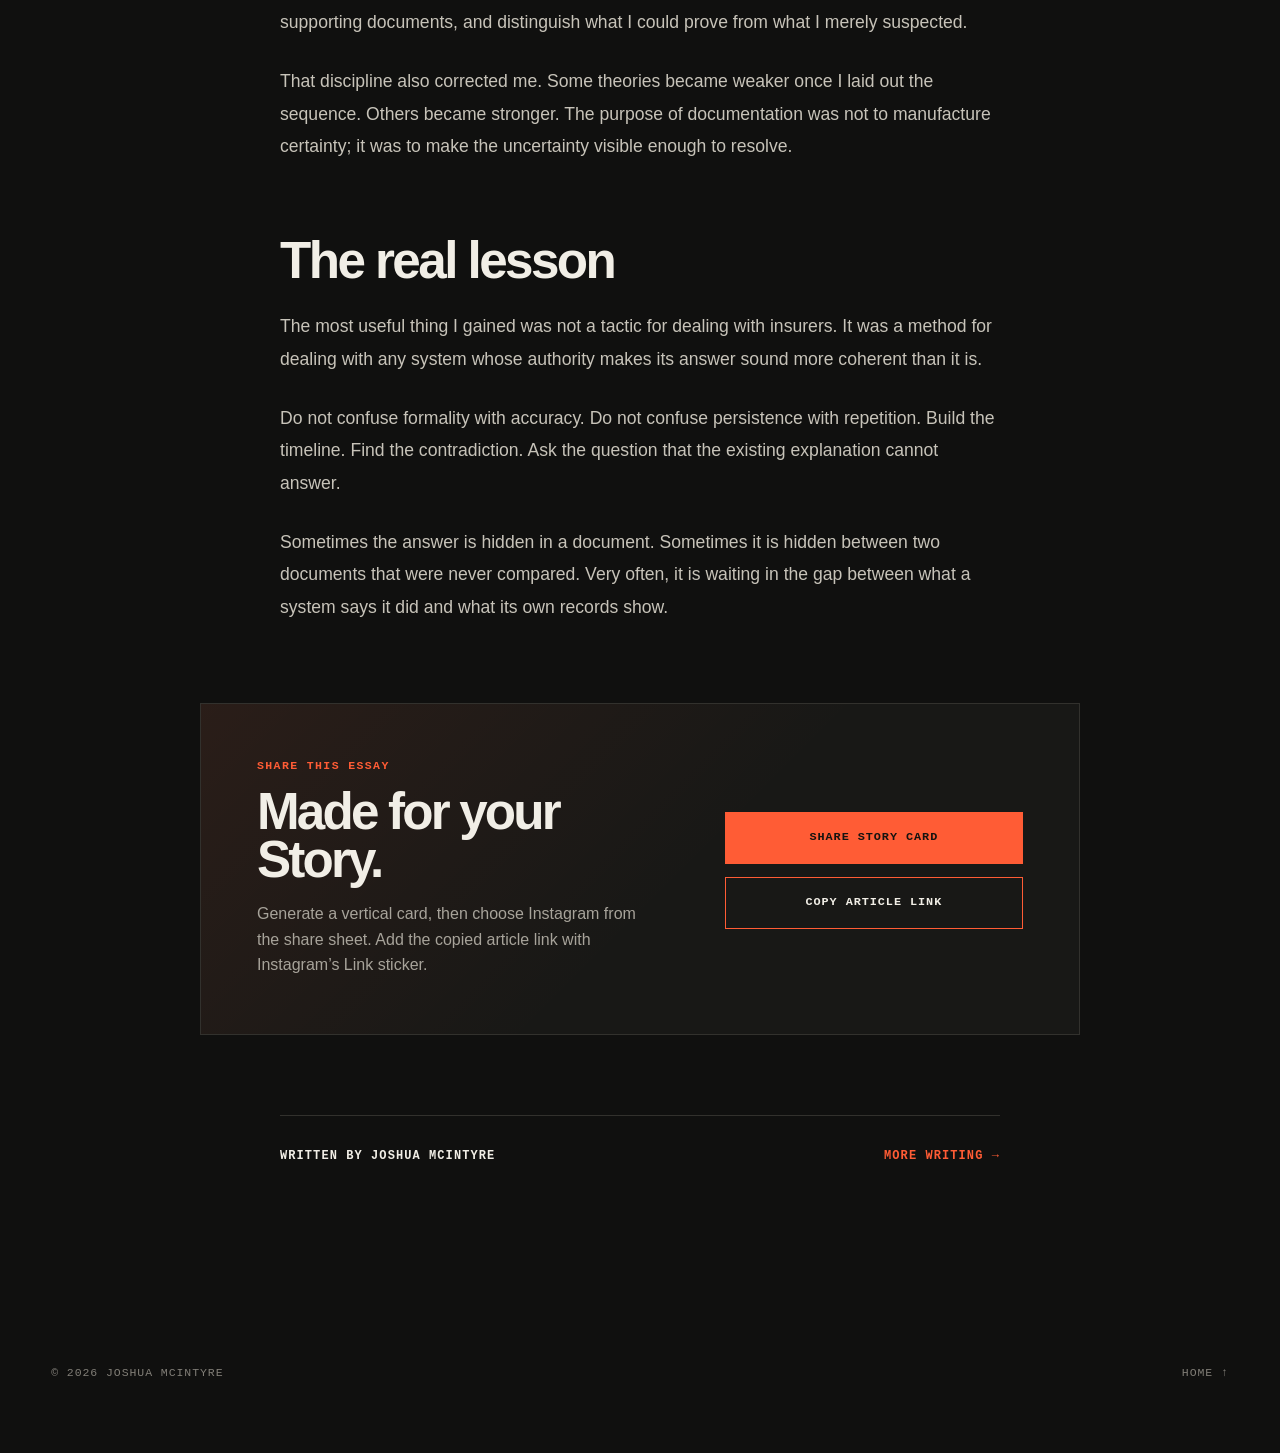
<file: writing/the-answer-was-in-the-contradictions/index.html>
<!DOCTYPE html><html lang="en" class="scroll-smooth"><head><meta charSet="utf-8"/><meta name="viewport" content="width=device-width, initial-scale=1"/><title>The Answer Was in the Contradictions | Joshua McIntyre</title><meta name="description" content="What an insurance dispute taught me about evidence, escalation, and productive persistence."/>
<link rel="stylesheet" href="/portfolio.css"><link rel="icon" href="/portfolio-icon.svg"></head><body class="antialiased"><main class="article-header"><header class="site-header"><a class="wordmark" href="/" aria-label="Joshua McIntyre, home">JM<span>.</span></a><nav aria-label="Article navigation"><a href="/#writing">All writing</a><a href="/">Home</a></nav></header><article class="article-shell"><div class="article-kicker"><span>Essay <!-- -->02</span><span>6 min<!-- --> read</span></div><h1 class="article-title">The Answer Was in the Contradictions</h1><p class="article-dek">What an insurance dispute taught me about evidence, escalation, and productive persistence.</p><div class="article-rule"></div><div class="article-body"><p>The first answer sounded final. My car had been declared a total loss. The language was authoritative, the process was already moving, and everyone involved seemed to treat the conclusion as the natural product of a calculation.</p><p>But the records did not describe one clean calculation. They described several incidents, different estimates, changing valuations, and decisions that appeared to borrow facts from one claim while applying the consequence to another. The more I read, the less the simple answer explained.</p><p>I did not know at the beginning whether the conclusion was wrong. I knew only that the explanation was incomplete.</p><h2>Turn the story into a timeline</h2><p>Administrative disputes become difficult because each person encounters only a fragment. One department sees an estimate. Another sees a valuation. A repair facility sees an authorization. The customer experiences all of them as one continuous event, but the organization may not.</p><p>My first useful move was to stop arguing from memory and reconstruct the sequence. I gathered estimates, messages, inspection dates, valuation reports, photographs, and decisions. I wrote down what happened, when it happened, and which claim or document each fact belonged to.</p><p>The timeline changed the problem. Instead of saying, “This does not feel right,” I could ask why a decision dated after one inspection appeared to rely on damage evaluated under another. Specific questions are harder to dismiss than generalized frustration.</p><h2>Separate disagreement from contradiction</h2><p>A company is allowed to reach a conclusion I dislike. That alone does not make the conclusion defective. The stronger issue is when the stated reasoning conflicts with the company’s own records.</p><blockquote>A contradiction is not proof that you are right. It is proof that the current explanation is not sufficient.</blockquote><p>I compared the figures being cited with the documents that generated them. I separated repair cost from vehicle value, one incident from another, and a preliminary assessment from a final determination. Where numbers changed, I asked what new information justified the change.</p><p>This was slower than sending an angry email. It was also more effective. Anger can communicate urgency, but structure gives the other person something they can investigate.</p><h2>Escalation should add information</h2><p>I used to think persistence meant refusing to stop asking. Now I think productive persistence requires every escalation to sharpen the issue.</p><ol><li>Restate the disputed conclusion precisely.</li><li>Identify the document or fact that conflicts with it.</li><li>Ask a question that can be answered or assigned.</li><li>Preserve the response and update the timeline.</li></ol><p>If the next message merely repeats the previous one louder, the process becomes a contest of endurance. If it introduces a cleaner comparison, an omitted document, or a more precise question, the record becomes progressively harder to ignore.</p><h2>Documentation is not the same as accumulation</h2><p>A folder containing hundreds of screenshots is not automatically evidence. Evidence has to be retrievable and connected to a claim. I learned to create short summaries, name the supporting documents, and distinguish what I could prove from what I merely suspected.</p><p>That discipline also corrected me. Some theories became weaker once I laid out the sequence. Others became stronger. The purpose of documentation was not to manufacture certainty; it was to make the uncertainty visible enough to resolve.</p><h2>The real lesson</h2><p>The most useful thing I gained was not a tactic for dealing with insurers. It was a method for dealing with any system whose authority makes its answer sound more coherent than it is.</p><p>Do not confuse formality with accuracy. Do not confuse persistence with repetition. Build the timeline. Find the contradiction. Ask the question that the existing explanation cannot answer.</p><p>Sometimes the answer is hidden in a document. Sometimes it is hidden between two documents that were never compared. Very often, it is waiting in the gap between what a system says it did and what its own records show.</p></div><section class="article-share" aria-labelledby="share-heading"><div><p class="article-share-label">Share this essay</p><h2 id="share-heading">Made for your Story.</h2><p>Generate a vertical card, then choose Instagram from the share sheet. Add the copied article link with Instagram’s Link sticker.</p></div><div class="article-share-actions"><button class="story-button" type="button">Share Story card</button><button class="copy-button" type="button">Copy article link</button><p class="share-status" role="status" aria-live="polite"></p></div></section><div class="article-end"><span>Written by Joshua McIntyre</span><a href="/#writing">More writing →</a></div></article><footer><p>© <!-- -->2026<!-- --> Joshua McIntyre</p><div class="footer-links"><a href="/">Home ↑</a></div></footer></main><script src="/story.js" defer></script></body></html>
</file>
<file: portfolio.css>
:root { --background:#10100f; --foreground:#f1eee6; --card:#181816; --card-foreground:#f1eee6; --primary:#ff5c35; --primary-foreground:#10100f; --muted:#242421; --muted-foreground:#a7a39a; --border:#32312d; --ring:#ff5c35; --radius:0; }
:root { --color-background:var(--background); --color-foreground:var(--foreground); --color-card:var(--card); --color-card-foreground:var(--card-foreground); --color-primary:var(--primary); --color-primary-foreground:var(--primary-foreground); --color-muted:var(--muted); --color-muted-foreground:var(--muted-foreground); --color-border:var(--border); --color-ring:var(--ring); --font-sans:"Arial Narrow","Helvetica Neue",Arial,sans-serif; --font-mono:"SFMono-Regular",Consolas,"Liberation Mono",monospace; }
* { box-sizing:border-box; }
html { background:var(--background); scroll-behavior:smooth; }
body { margin:0; background:var(--background); color:var(--foreground); font-family:"Helvetica Neue",Arial,sans-serif; }
a { color:inherit; text-decoration:none; }
a:focus-visible { outline:2px solid var(--primary); outline-offset:5px; }
.site-header { position:absolute; z-index:10; inset:0 0 auto; height:86px; display:flex; align-items:center; justify-content:space-between; padding:0 clamp(1.25rem,4vw,4.5rem); border-bottom:1px solid rgba(241,238,230,.18); }
.wordmark { font-size:1.3rem; font-weight:800; letter-spacing:-.08em; }
.wordmark span { color:var(--primary); }
nav { display:flex; gap:clamp(1.25rem,3vw,3rem); }
nav a { color:#b8b4aa; font:700 .76rem/1 var(--font-mono); letter-spacing:.09em; text-transform:uppercase; transition:color .2s; }
nav a:hover { color:var(--foreground); }
.hero { min-height:100svh; position:relative; display:grid; grid-template-columns:minmax(0,1fr) minmax(280px,.65fr); align-items:center; gap:4rem; overflow:hidden; padding:9rem clamp(1.25rem,8vw,9rem) 5rem; background:linear-gradient(rgba(255,255,255,.035) 1px,transparent 1px),linear-gradient(90deg,rgba(255,255,255,.035) 1px,transparent 1px); background-size:64px 64px; }
.hero::after { content:""; position:absolute; inset:auto 0 0; height:16rem; background:linear-gradient(transparent,var(--background)); pointer-events:none; }
.hero-copy { position:relative; z-index:2; }
.eyebrow,.section-label { color:#aaa69d; font:700 .75rem/1.3 var(--font-mono); letter-spacing:.14em; text-transform:uppercase; }
.eyebrow { display:flex; align-items:center; gap:.7rem; margin-bottom:2rem; }
.eyebrow span { width:8px; height:8px; border-radius:50%; background:var(--primary); box-shadow:0 0 0 6px rgba(255,92,53,.12); }
h1 { margin:0; font-size:clamp(4.5rem,11vw,10.5rem); font-weight:700; line-height:.77; letter-spacing:-.085em; text-transform:uppercase; }
.intro { max-width:39rem; margin:3rem 0 2rem; color:#c7c3b9; font-size:clamp(1.05rem,1.5vw,1.3rem); line-height:1.6; }
.down-link { display:inline-flex; gap:1rem; align-items:center; border-bottom:1px solid var(--primary); padding:.65rem 0; font:700 .78rem/1 var(--font-mono); letter-spacing:.1em; text-transform:uppercase; }
.down-link span { color:var(--primary); }
.hero-index { position:absolute; top:110px; right:clamp(1.25rem,4vw,4.5rem); display:flex; gap:1.5rem; color:#74716b; font:.68rem/1 var(--font-mono); letter-spacing:.08em; }
.orbit { width:min(29vw,430px); aspect-ratio:1; position:relative; display:grid; place-items:center; justify-self:center; z-index:1; }
.orbit-ring { position:absolute; inset:0; border:1px solid rgba(241,238,230,.25); border-radius:50%; animation:spin 18s linear infinite; }
.orbit-ring::before,.orbit-ring::after { content:""; position:absolute; left:50%; top:-5px; width:9px; height:9px; border-radius:50%; background:var(--primary); }
.orbit-ring::after { top:auto; bottom:-3px; width:5px; height:5px; background:#f1eee6; }
.orbit-core { width:48%; aspect-ratio:1; display:grid; place-items:center; border-radius:50%; background:var(--primary); color:#151310; font-size:clamp(2rem,5vw,5rem); font-weight:900; letter-spacing:-.08em; box-shadow:0 0 80px rgba(255,92,53,.18); }
.orbit-dot { position:absolute; width:67%; height:1px; background:rgba(241,238,230,.2); transform:rotate(-24deg); }
@keyframes spin { to { transform:rotate(360deg); } }
.section { padding:clamp(5rem,11vw,10rem) clamp(1.25rem,8vw,9rem); border-top:1px solid var(--border); }
.about-grid { display:grid; grid-template-columns:1.2fr .8fr; gap:clamp(3rem,10vw,11rem); align-items:start; margin-top:3rem; }
h2 { margin:0; font-size:clamp(2.6rem,5.5vw,6rem); line-height:.98; letter-spacing:-.065em; font-weight:600; }
h2 em { color:var(--primary); font-weight:inherit; font-style:normal; }
.body-copy { max-width:37rem; color:#b8b4aa; font-size:1.05rem; line-height:1.75; }
.body-copy p:first-child { margin-top:.25rem; }
.body-copy p+p { margin-top:1.5rem; }
.section-heading { display:grid; grid-template-columns:.55fr 1fr; align-items:end; margin-bottom:5rem; }
.section-heading h2 { font-size:clamp(2.6rem,5vw,5rem); }
.focus-list { border-top:1px solid #45433e; }
.focus-item { display:grid; grid-template-columns:.18fr .55fr 1fr; gap:2rem; padding:2.7rem 0; align-items:baseline; border-bottom:1px solid var(--border); }
.focus-number { color:var(--primary); font:.78rem/1 var(--font-mono); }
.focus-item h3 { margin:0; font-size:clamp(1.6rem,3vw,3rem); letter-spacing:-.04em; }
.focus-item p { margin:0; max-width:42rem; color:#a7a39a; line-height:1.65; }
.writing { background:#151513; }
.writing-grid { display:grid; grid-template-columns:repeat(3,1fr); border-top:1px solid #45433e; }
.writing-card { min-height:31rem; padding:2rem; border-right:1px solid var(--border); display:flex; flex-direction:column; transition:background .25s,color .25s; }
.writing-card:last-child { border-right:0; }
.writing-card:hover { background:var(--primary); color:#151310; }
.writing-meta { display:flex; justify-content:space-between; color:var(--primary); font:700 .72rem/1 var(--font-mono); text-transform:uppercase; letter-spacing:.1em; }
.writing-card:hover .writing-meta { color:#542114; }
.writing-card h3 { margin:5rem 0 1.5rem; font-size:clamp(1.7rem,2.6vw,3rem); line-height:1.02; letter-spacing:-.05em; }
.writing-card p { margin:0; color:#a7a39a; line-height:1.65; }
.writing-card:hover p { color:#542114; }
.read-link { margin-top:auto; padding-top:3rem; font:700 .76rem/1 var(--font-mono); letter-spacing:.1em; text-transform:uppercase; }
.read-link b { color:var(--primary); margin-left:.5rem; }
.writing-card:hover .read-link b { color:#151310; }
.now { display:grid; grid-template-columns:1.15fr .85fr; align-items:end; gap:clamp(3rem,10vw,10rem); background:var(--primary); color:#151310; }
.now .section-label { color:#542114; }
.now h2 { max-width:58rem; margin-top:2rem; }
.now-card { border-top:2px solid #151310; padding-top:1.5rem; display:flex; gap:1rem; font:600 .95rem/1.65 var(--font-mono); }
.now-card p { margin:0; }
.status-dot { flex:0 0 auto; width:10px; height:10px; margin-top:.25rem; border-radius:50%; background:#151310; animation:pulse 2s ease-in-out infinite; }
@keyframes pulse { 50% { opacity:.25; } }
footer { min-height:10rem; display:flex; align-items:center; justify-content:space-between; padding:2rem clamp(1.25rem,4vw,4.5rem); color:#817e77; font:.72rem/1 var(--font-mono); text-transform:uppercase; letter-spacing:.08em; }
footer a:hover { color:var(--foreground); }
.footer-links { display:flex; align-items:center; gap:2rem; }
.policy-shell .article-title { max-width:50rem; }
.policy-shell .article-body h2:first-child { margin-top:0; }

.article-header { position:relative; }
.article-header .site-header { position:relative; }
.article-shell { width:min(100% - 2.5rem,72rem); margin:0 auto; padding:clamp(5rem,10vw,9rem) 0 8rem; }
.article-kicker { display:flex; justify-content:space-between; gap:2rem; color:#8f8b83; font:700 .74rem/1.4 var(--font-mono); letter-spacing:.12em; text-transform:uppercase; }
.article-title { max-width:64rem; margin:3rem 0 2rem; font-size:clamp(3.4rem,8.5vw,8.2rem); line-height:.88; letter-spacing:-.075em; text-transform:none; }
.article-dek { max-width:45rem; margin:0; color:#bcb8ae; font-size:clamp(1.15rem,2vw,1.45rem); line-height:1.55; }
.article-rule { height:1px; background:var(--border); margin:4.5rem 0; }
.article-body { max-width:45rem; margin-left:auto; margin-right:auto; color:#c7c3b9; font-size:1.1rem; line-height:1.85; }
.article-body p { margin:0 0 1.65rem; }
.article-body h2 { margin:4.5rem 0 1.5rem; color:var(--foreground); font-size:clamp(2rem,4vw,3.4rem); line-height:1; letter-spacing:-.05em; }
.article-body blockquote { margin:3rem 0; padding:1rem 0 1rem 2rem; border-left:3px solid var(--primary); color:var(--foreground); font-size:clamp(1.35rem,3vw,2rem); line-height:1.35; letter-spacing:-.025em; }
.article-body ol { margin:1.5rem 0 2rem; padding-left:1.5rem; }
.article-body li { padding-left:.5rem; margin-bottom:.8rem; }
.article-share { max-width:55rem; margin:5rem auto 0; padding:clamp(2rem,5vw,3.5rem); display:grid; grid-template-columns:1.15fr .85fr; gap:clamp(2rem,5vw,4rem); align-items:end; border:1px solid var(--border); background:linear-gradient(135deg,rgba(255,92,53,.08),transparent 55%),var(--card); }
.article-share-label { margin:0 0 1rem; color:var(--primary); font:700 .72rem/1 var(--font-mono); letter-spacing:.12em; text-transform:uppercase; }
.article-share h2 { margin:0 0 1rem; font-size:clamp(2rem,4vw,3.5rem); line-height:.95; letter-spacing:-.055em; }
.article-share div>p:last-child { margin:0; color:#a7a39a; line-height:1.6; }
.article-share-actions { display:flex; flex-direction:column; gap:.8rem; }
.article-share button { width:100%; min-height:3.25rem; padding:.9rem 1rem; border:1px solid var(--primary); border-radius:0; cursor:pointer; font:700 .74rem/1 var(--font-mono); letter-spacing:.08em; text-transform:uppercase; transition:background .2s,color .2s,border-color .2s; }
.article-share button:focus-visible { outline:2px solid var(--foreground); outline-offset:4px; }
.article-share button:disabled { cursor:wait; opacity:.65; }
.story-button { background:var(--primary); color:#151310; }
.story-button:hover:not(:disabled) { background:#f1eee6; border-color:#f1eee6; }
.copy-button { background:transparent; color:var(--foreground); }
.copy-button:hover { background:var(--foreground); border-color:var(--foreground); color:#151310; }
.share-status { min-height:2.8em; margin:.25rem 0 0!important; color:#8f8b83!important; font:500 .72rem/1.4 var(--font-mono); }
.article-end { max-width:45rem; margin:5rem auto 0; padding-top:2rem; border-top:1px solid var(--border); display:flex; justify-content:space-between; gap:2rem; font:700 .75rem/1.4 var(--font-mono); text-transform:uppercase; letter-spacing:.09em; }
.article-end a:last-child { color:var(--primary); }
@media (prefers-reduced-motion:reduce) { *,*::before,*::after { animation:none!important; scroll-behavior:auto!important; } }
@media (max-width:800px) { .site-header{height:72px} nav{gap:1rem} nav a{font-size:.66rem} .hero{min-height:auto;grid-template-columns:1fr;padding-top:9rem;gap:3rem}.hero-index{display:none}.orbit{width:min(72vw,330px)}.about-grid,.section-heading,.now,.article-share{grid-template-columns:1fr}.section-heading{gap:2rem}.focus-item{grid-template-columns:2.5rem 1fr}.focus-item p{grid-column:2}.writing-grid{grid-template-columns:1fr}.writing-card{min-height:25rem;border-right:0;border-bottom:1px solid var(--border)}.now-card{margin-top:1rem} }
@media (max-width:460px) { .wordmark{font-size:1.1rem} h1{font-size:clamp(3.1rem,17vw,4.65rem);line-height:.82;letter-spacing:-.09em}.intro{margin-top:2rem}.section{padding-top:4.5rem;padding-bottom:4.5rem}.article-title{font-size:clamp(3rem,15vw,4.5rem)}.article-kicker{flex-direction:column;gap:.5rem}.article-body{font-size:1rem}.article-end{flex-direction:column}.footer-links{gap:1rem} }

@media (max-width:480px) {
  .site-header nav { flex-wrap:wrap; justify-content:flex-end; gap:.65rem 1rem; max-width:260px; }
}
</file>
